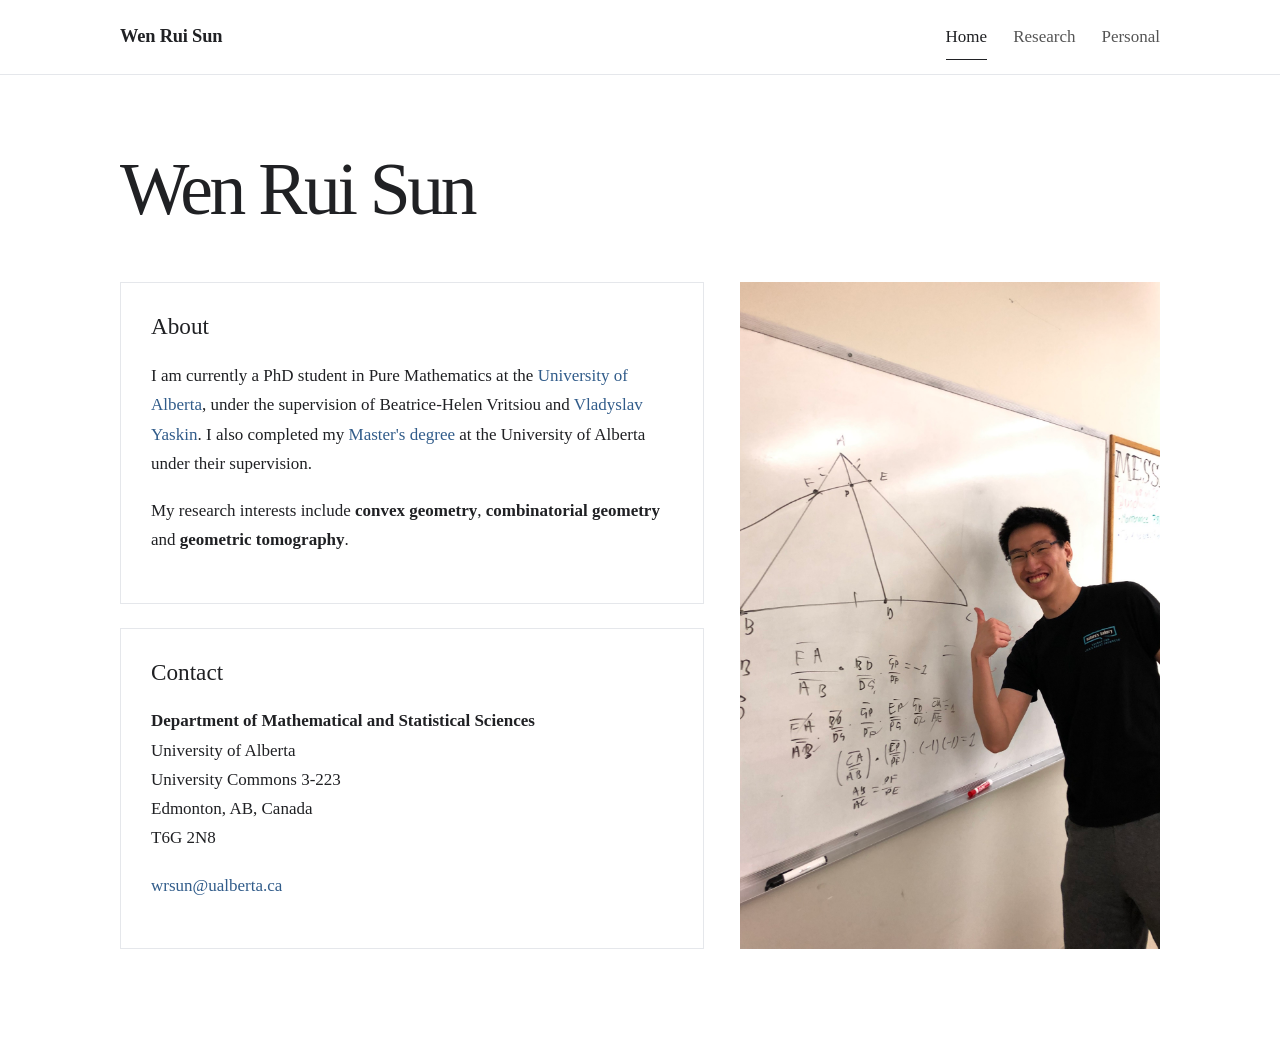
<file: index.html>
<!DOCTYPE html>
<html lang="en">
<head>
  <meta charset="UTF-8">
  <meta name="viewport" content="width=device-width, initial-scale=1.0">
  <title>Wen Rui Sun</title>
  <link rel="stylesheet" href="style.css">
</head>

<body>

<header class="site-header">
  <div class="header-inner">

    <a href="#" class="brand" data-page="home">
      <strong>Wen Rui Sun</strong>
    </a>

    <nav class="nav">
      <button class="nav-link active" data-page="home">Home</button>
      <button class="nav-link" data-page="research">Research</button>
      <button class="nav-link" data-page="personal">Personal</button>
    </nav>

  </div>
</header>


<main class="container">

  <!-- ================= HOME ================= -->

<section id="home" class="page active-page">

  <div class="hero">
    <h1>Wen Rui Sun</h1>
  </div>


  <div class="home-layout">

    <!-- LEFT SIDE -->

    <div class="home-left">

      <!-- ABOUT -->

      <section class="card">
        <h2>About</h2>

        <p>
          I am currently a PhD student in Pure Mathematics at the
          <a
            href="https://www.ualberta.ca/en/mathematical-and-statistical-sciences/index.html"
            target="_blank"
            rel="noopener"
          >University of Alberta</a>, under the supervision of Beatrice-Helen Vritsiou and 
          <a
            href="https://www.math.ualberta.ca/~vladyaskin/"
            target="_blank"
            rel="noopener"
          >Vladyslav Yaskin</a>.

          I also completed my
          <a
            href="https://ualberta.scholaris.ca/items/739bb70b-1236-4945-b883-358f5c8a00ba"
            target="_blank"
            rel="noopener"
          >Master's degree</a>
          at the University of Alberta under their supervision.
        </p>

        <p>
          My research interests include
          <strong>convex geometry</strong>,
          <strong>combinatorial geometry</strong> and
          <strong>geometric tomography</strong>.
        </p>
      </section>


      <!-- CONTACT -->

      <aside class="card">
        <h2>Contact</h2>

        <p>
          <strong>Department of Mathematical and Statistical Sciences</strong><br>
          University of Alberta<br>
          University Commons 3-223<br>
          Edmonton, AB, Canada<br>
          T6G 2N8
        </p>

        <p>
          <a href="mailto:wrsun@ualberta.ca">wrsun@ualberta.ca</a>
        </p>
      </aside>

    </div>


    <!-- RIGHT SIDE: PHOTO -->

    <div class="home-photo">
      <img
        src="WebsitePic.JPEG"
        alt="Wen Rui Sun"
        class="profile-photo"
      >
    </div>

  </div>

</section>

  <!-- ================= RESEARCH ================= -->

  <section id="research" class="page">

    <div class="page-header">
      <h1>Research</h1>
    </div>


    <!-- PUBLICATIONS -->

    <section class="card">
      <h2>Publications and Preprints</h2>

      <ol class="publication-list" reversed>

        <li>
  <strong>On Determination of Convex Bodies by Their Section Functions</strong>,
  with A. Fish, D. Ryabogin, and V. Yaskin.
  <em>arXiv preprint</em> (2026).
  <br>
  arXiv:
  <a
    href="https://arxiv.org/pdf/2610.10229"
    target="_blank"
    rel="noopener"
  >
    2610.10229
  </a>
</li>
        
        <li>
          <strong>On Axial Symmetry in Convex Bodies</strong>,
          with R. Goenka, K. Moore, and E. P. White.
          <em>Pacific Journal of Mathematics</em> 341 (2026), no. 2,
          275–303.
          <br>
          DOI:
          <a
            href="https://doi.org/10.2140/pjm.2026.341.275"
            target="_blank"
            rel="noopener"
          >
            10.2140/pjm.2026.341.275
          </a>
        </li>

        <li>
          <strong>
            Illuminating 1-unconditional convex bodies in R<sup>3</sup>
            and R<sup>4</sup>, and certain cases in higher dimensions
          </strong>,
          with B.-H. Vritsiou.
          <em>Canadian Journal of Mathematics</em> (2025), 1–67.
          <br>
          DOI:
          <a
            href="https://doi.org/10.4153/S0008414X25101260"
            target="_blank"
            rel="noopener"
          >
            10.4153/S0008414X25101260
          </a>
        </li>

         <li>
          <strong>On the illumination of 1-symmetric convex bodies</strong>,
          with B.-H. Vritsiou.
          <em>Pure and Applied Functional Analysis</em> 10 (2025), no. 6,
          1483–1524.
          <br>
          arXiv:
          <a
            href="https://arxiv.org/abs/2407.10314"
            target="_blank"
            rel="noopener"
          >
            2407.10314
          </a>
        </li>

      </ol>
    </section>


    <!-- TALKS -->

    <section class="card">
      <h2>Talks</h2>

      <ol class="numbered-list" reversed>

        <li>
          <strong>
            Illumination of Symmetric Convex Bodies and Some
            Non-Symmetric Generalizations
          </strong><br>
          Applications of Harmonic Analysis to Convex Geometry, BIRS,
          Banff, Alberta, Canada. 2026.
        </li>

        <li>
          <strong>Illumination of 1-Symmetric Convex Bodies</strong><br>
          AMS Spring Central Sectional, NDSU,
          Fargo, North Dakota, USA. 2026.
        </li>

        <li>
          <strong>
            Applications of Deep Illumination for the Illumination
            of 1-Unconditional Bodies
          </strong><br>
          AMS Fall Central Sectional, Saint Louis University,
          Saint Louis, Missouri, USA. 2025.
          <span class="muted">(Delivered online.)</span>
        </li>

        <li>
          <strong>Measure of Axiality for Convex Figures</strong><br>
          CMS Winter Meeting, Montreal, Quebec, Canada. 2023.
        </li>

        <li>
          <strong>
            Illumination Conjecture for Convex Bodies with many Symmetries
          </strong><br>
          Harmonic Analysis and Convexity, BIRS,
          Banff, Alberta, Canada. 2023.
        </li>

        <li>
          <strong>
            Illumination Conjecture for Convex Bodies with many Symmetries
          </strong><br>
          Alberta Mathematics Dialogue, Mount Royal University,
          Calgary, Alberta, Canada. 2023.
        </li>

      </ol>
    </section>


    <!-- POSTERS -->

    <section class="card">
      <h2>Posters</h2>

      <ol class="numbered-list">

        <li>
          <strong>Illumination of 1-Symmetric Convex Bodies</strong><br>
          Recent Advances in Applications of Harmonic Analysis
          to Convex Geometry, Kent State University,
          Kent, Ohio, USA. 2023.
        </li>

      </ol>
    </section>

  </section>


  <!-- ================= PERSONAL ================= -->

  <section id="personal" class="page">

    <div class="page-header">
      <h1>Personal</h1>
    </div>


    <!-- AWARDS -->

    <section class="card">
      <h2>Awards</h2>

      <ul>

        <li>
          <strong>Alberta Graduate Excellence Scholarship</strong>,
          University of Alberta, 2025–2026.
        </li>

        <li>
          <strong>Alberta Graduate Excellence Scholarship</strong>,
          University of Alberta, 2024–2025.
        </li>
        
        <li>
        <strong>NSERC Undergraduate Student Research Award (USRA)</strong>,
          University of Alberta, 2019–2020
        </li>

        <li>
          <strong>First Class Standing</strong>,
          University of Alberta, 2018–2019.
        </li>

        <li>
          <strong>First Class Standing</strong>,
          University of Alberta, 2013–2014.
        </li>

        <li>
          <strong>University of Alberta Academic Excellence Scholarship</strong>,
          2013.
        </li>

        <li>
          <strong>Alexander Rutherford Scholarship</strong>,
          2010–2013.
        </li>

        <li>
          <strong>International Baccalaureate Certificate</strong>,
          2013.
        </li>

        <li>
          <strong>Outstanding Honor Student</strong>,
          Sir Winston Churchill High School, 2013.
        </li>

      </ul>
    </section>


    <!-- CV -->

    <section class="card">
      <h2>CV</h2>

      <p>
        For a complete list of my academic activities and experience,
        please see my curriculum vitae.
      </p>

      <p>
        <a
          class="button"
          href="cv.pdf"
          target="_blank"
          rel="noopener"
        >
          View CV
        </a>
      </p>
    </section>



  </section>

</main>


<script src="script.js"></script>

</body>
</html>
</file>
<file: style.css>
:root {
  --text: #202124;
  --muted: #6b7280;
  --line: #e5e7eb;
  --soft: #f7f7f8;
  --accent: #111827;
  --link: #315c8a;
  --max: 1040px;
}

* {
  box-sizing: border-box;
}

html {
  scroll-behavior: smooth;
}

body {
  margin: 0;
  color: var(--text);
  background: #fff;
  font-family: Georgia, "Times New Roman", serif;
  font-size: 17px;
  line-height: 1.72;
}

a {
  color: var(--link);
  text-decoration: none;
}

a:hover {
  text-decoration: underline;
}


/* ================= HEADER ================= */

.site-header {
  border-bottom: 1px solid var(--line);
  background: rgba(255, 255, 255, .97);
  position: sticky;
  top: 0;
  z-index: 10;
}

.header-inner {
  width: min(var(--max), calc(100% - 40px));
  margin: 0 auto;
  min-height: 74px;
  display: flex;
  align-items: center;
  justify-content: space-between;
  gap: 30px;
}

.brand {
  color: var(--text);
  font-size: 1.15rem;
  font-weight: 600;
  letter-spacing: -.01em;
}

.brand:hover {
  text-decoration: none;
}

.nav {
  display: flex;
  align-items: center;
  gap: 26px;
}

.nav-link {
  appearance: none;
  border: 0;
  background: transparent;
  padding: 8px 0;
  font: inherit;
  color: #555;
  cursor: pointer;
  position: relative;
}

.nav-link:hover,
.nav-link.active {
  color: var(--text);
}

.nav-link.active::after {
  content: "";
  position: absolute;
  left: 0;
  right: 0;
  bottom: 0;
  height: 1px;
  background: var(--text);
}


/* ================= GENERAL LAYOUT ================= */

.container {
  width: min(var(--max), calc(100% - 40px));
  margin: 0 auto;
}

.page {
  display: none;
  padding: 76px 0 100px;
  min-height: calc(100vh - 74px);
}

.page.active-page {
  display: block;
}

.hero {
  max-width: 800px;
  margin-bottom: 54px;
}

.eyebrow {
  margin: 0 0 7px;
  color: var(--muted);
  font-family: Arial, Helvetica, sans-serif;
  font-size: .75rem;
  font-weight: 700;
  letter-spacing: .13em;
  text-transform: uppercase;
}

h1 {
  margin: 0 0 20px;
  font-size: clamp(2.6rem, 6vw, 4.6rem);
  line-height: 1.05;
  letter-spacing: -.045em;
  font-weight: 500;
}

h2 {
  margin: 0 0 20px;
  font-size: 1.45rem;
  line-height: 1.2;
  font-weight: 500;
}

h3 {
  margin: 0 0 4px;
  font-size: 1.05rem;
  font-weight: 600;
}

p {
  margin: 0 0 18px;
}

.lead {
  font-size: 1.2rem;
  line-height: 1.7;
  max-width: 790px;
}


/* ================= HOME PAGE ================= */

/*
   Left side:
       About
       Contact

   Right side:
       Photo

   The photo column stretches to exactly the same height
   as the combined About + Contact column.
*/

.home-layout {
  display: grid;
  grid-template-columns: minmax(0, 1fr) 420px;
  gap: 36px;
  align-items: stretch;
}

.home-left {
  display: flex;
  flex-direction: column;
  gap: 24px;
}

.home-photo {
  width: 100%;
  height: 100%;
  overflow: hidden;
}

.profile-photo {
  display: block;
  width: 100%;
  height: 100%;
  object-fit: cover;
  object-position: center;
  border-radius: 0;
}


/* ================= GENERAL GRID ================= */

.grid {
  display: grid;
  gap: 24px;
}

.grid.two {
  grid-template-columns: repeat(2, minmax(0, 1fr));
}


/* ================= CARDS ================= */

.card {
  border: 1px solid var(--line);
  background: #fff;
  padding: 30px;
}

.contact-card {
  background: var(--soft);
}

.contact-card dl {
  margin: 0;
}

.contact-card dl > div {
  display: grid;
  grid-template-columns: 105px 1fr;
  gap: 12px;
  padding: 8px 0;
  border-bottom: 1px solid var(--line);
}

.contact-card dl > div:last-child {
  border-bottom: 0;
}

.contact-card dt {
  color: var(--muted);
  font-size: .86rem;
}

.contact-card dd {
  margin: 0;
}


/* ================= EDUCATION / TIMELINE ================= */

.education {
  margin-top: 24px;
}

.timeline article {
  display: grid;
  grid-template-columns: 120px 1fr;
  gap: 24px;
  padding: 20px 0;
  border-top: 1px solid var(--line);
}

.timeline article:first-child {
  border-top: 0;
  padding-top: 0;
}

.year {
  color: var(--muted);
  font-family: Arial, Helvetica, sans-serif;
  font-size: .84rem;
}

.muted {
  color: var(--muted);
  font-size: .92rem;
}


/* ================= RESEARCH ================= */

.page-heading {
  margin-bottom: 42px;
}

.section-card {
  margin-bottom: 24px;
}

.research-list,
.numbered-list {
  margin: 0;
  padding-left: 24px;
}

.research-list li {
  padding: 18px 0 18px 8px;
}

.research-list li:first-child {
  padding-top: 0;
}

.research-list li + li {
  border-top: 1px solid var(--line);
}

.item-title {
  font-size: 1.08rem;
  font-weight: 600;
}

.authors,
.venue {
  color: #555;
}

.small-link {
  display: inline-block;
  margin-top: 5px;
  font-family: Arial, Helvetica, sans-serif;
  font-size: .76rem;
  font-weight: 700;
  letter-spacing: .05em;
  text-transform: uppercase;
}

.numbered-list li {
  margin-bottom: 20px;
  padding-left: 4px;
}

.numbered-list li:last-child {
  margin-bottom: 0;
}

.numbered-list span {
  color: #555;
}


/* ================= LISTS ================= */

.clean-list {
  list-style: none;
  padding: 0;
  margin: 0;
}

.clean-list li {
  padding: 13px 0;
  border-bottom: 1px solid var(--line);
}

.clean-list li:first-child {
  padding-top: 0;
}

.clean-list li:last-child {
  border-bottom: 0;
}

.clean-list span {
  display: block;
  color: var(--muted);
  font-size: .9rem;
}


/* ================= CV / BUTTON ================= */

.cv-card {
  align-self: start;
}

.button {
  display: inline-block;
  margin-top: 6px;
  padding: 9px 15px;
  border: 1px solid #bfc3c9;
  color: var(--text);
  font-family: Arial, Helvetica, sans-serif;
  font-size: .82rem;
  font-weight: 700;
  letter-spacing: .03em;
  text-transform: uppercase;
}

.button:hover {
  background: var(--soft);
  text-decoration: none;
}


/* ================= FOOTER ================= */

.site-footer {
  border-top: 1px solid var(--line);
  color: var(--muted);
  font-family: Arial, Helvetica, sans-serif;
  font-size: .78rem;
}

.footer-inner {
  min-height: 72px;
  display: flex;
  align-items: center;
  justify-content: space-between;
  gap: 20px;
}


/* ================= MOBILE ================= */

@media (max-width: 720px) {

  body {
    font-size: 16px;
  }

  .header-inner {
    min-height: 66px;
  }

  .nav {
    gap: 18px;
  }

  .page {
    padding-top: 52px;
  }

  .grid.two {
    grid-template-columns: 1fr;
  }


  /* Home becomes one column on mobile */

  .home-layout {
    grid-template-columns: 1fr;
    gap: 24px;
  }

  .home-photo {
    width: 100%;
    height: auto;
    overflow: visible;
    order: -1;
  }

  .profile-photo {
    width: 100%;
    max-width: 360px;
    height: auto;
    margin: 0 auto;
    object-fit: contain;
  }


  .timeline article {
    grid-template-columns: 1fr;
    gap: 3px;
  }

  .card {
    padding: 23px;
  }

  .contact-card dl > div {
    grid-template-columns: 88px 1fr;
  }

  .footer-inner {
    align-items: flex-start;
    justify-content: center;
    flex-direction: column;
    padding: 18px 0;
  }
}
</file>
